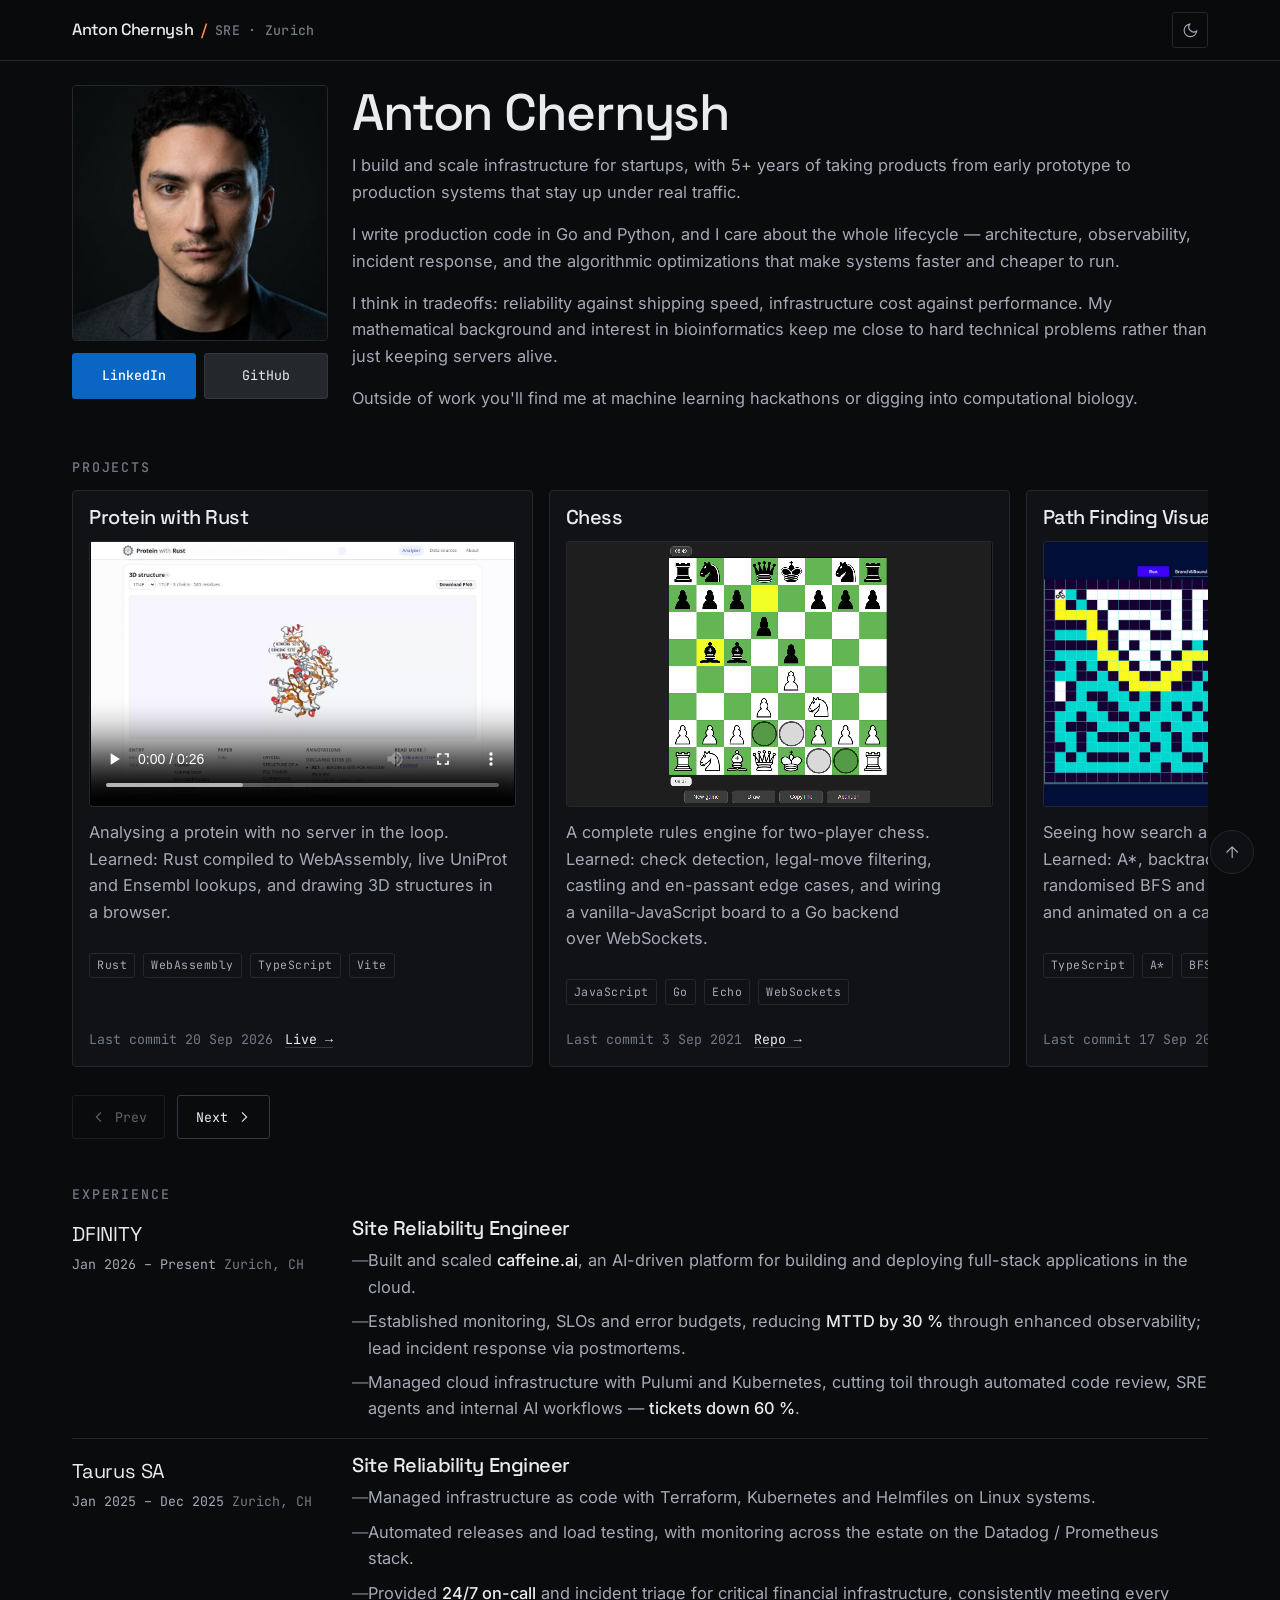
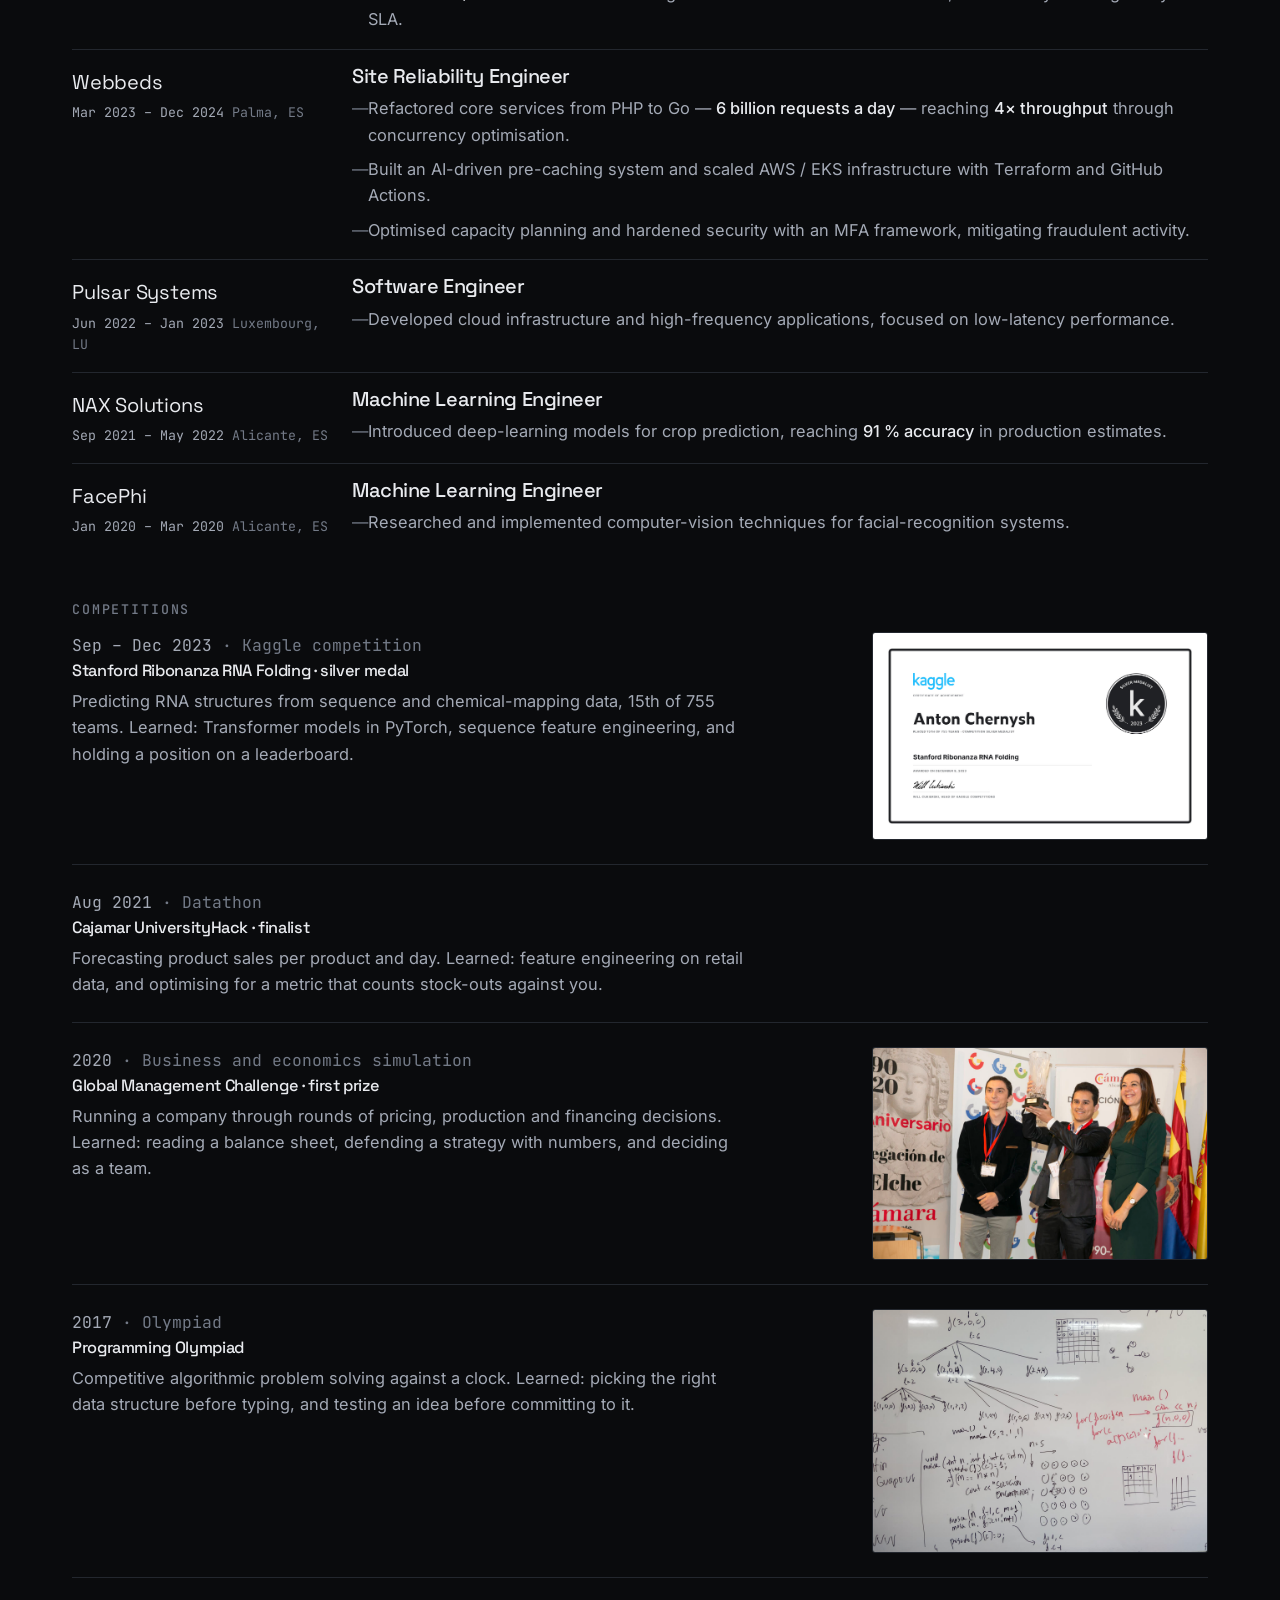
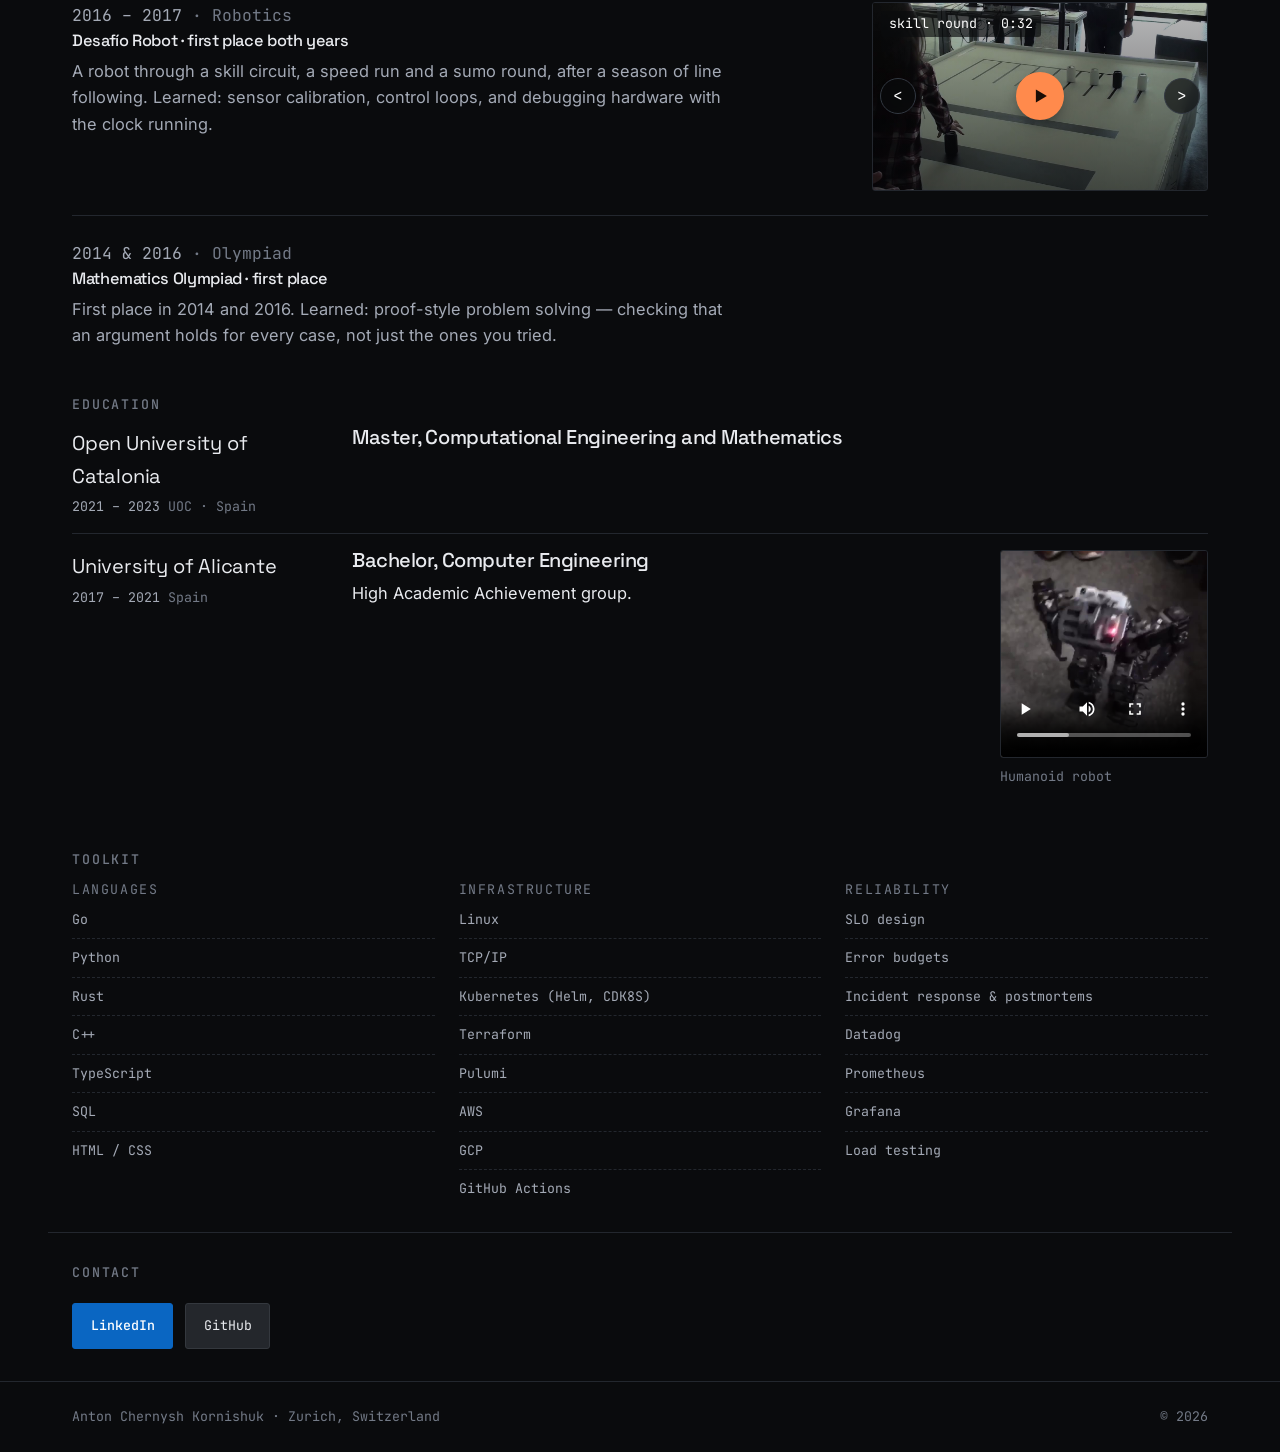
<file: index.html>
<!DOCTYPE html>
<html lang="en" data-theme="dark">
<head>
<meta charset="utf-8">
<meta name="viewport" content="width=device-width, initial-scale=1">
<title>Anton Chernysh — Site Reliability Engineer, Zurich</title>
<meta name="description" content="Site Reliability Engineer in Zurich. I take products from prototype to production infrastructure that stays up under real traffic — Go, Python and applied ML.">
<meta name="author" content="Anton Chernysh Kornishuk">
<link rel="canonical" href="https://visn0.github.io/portfolio/">

<meta property="og:type" content="profile">
<meta property="og:title" content="Anton Chernysh — Site Reliability Engineer">
<meta property="og:description" content="Site Reliability Engineer in Zurich. Five years of taking products from prototype to production — SRE, Go and Python, and computational biology on the side.">
<meta property="og:url" content="https://visn0.github.io/portfolio/">
<meta property="og:image" content="https://visn0.github.io/portfolio/assets/img/og-card.png">
<meta name="twitter:card" content="summary_large_image">

<link rel="icon" href="assets/img/favicon.svg" type="image/svg+xml">
<link rel="stylesheet" href="assets/css/fonts.css">
<link rel="stylesheet" href="assets/css/site.css">

<script type="application/ld+json">
{
  "@context": "https://schema.org",
  "@type": "Person",
  "name": "Anton Chernysh Kornishuk",
  "alternateName": "Anton Chernysh",
  "jobTitle": "Site Reliability Engineer",
  "url": "https://visn0.github.io/portfolio/",
  "image": "https://visn0.github.io/portfolio/assets/img/anton.jpg",
  "address": { "@type": "PostalAddress", "addressLocality": "Zurich", "addressCountry": "CH" },
  "sameAs": [
    "https://github.com/Visn0",
    "https://www.linkedin.com/in/anton-chernysh/"
  ],
  "worksFor": { "@type": "Organization", "name": "DFINITY" },
  "alumniOf": ["Universitat Politècnica de Catalunya", "Universitat d'Alacant"],
  "knowsAbout": ["Site reliability engineering", "Kubernetes", "Terraform", "Observability", "SLOs", "Go", "Rust", "Python"]
}
</script>
</head>
<body>
<a class="skip" href="#main">Skip to content</a>

<header class="site-header">
  <div class="shell">
    <a class="brand" href="index.html">
      Anton Chernysh <span class="brand-dot" aria-hidden="true">/</span>
      <span class="brand-meta">SRE · Zurich</span>
    </a>
    <button class="icon-btn" id="theme-toggle" type="button" aria-label="Switch to light theme" title="Switch theme">
      <svg class="icon-moon" viewBox="0 0 24 24" fill="none" stroke="currentColor" stroke-width="1.6" aria-hidden="true"><path d="M21 12.8A9 9 0 1 1 11.2 3a7 7 0 0 0 9.8 9.8Z"/></svg>
      <svg class="icon-sun" viewBox="0 0 24 24" fill="none" stroke="currentColor" stroke-width="1.6" aria-hidden="true"><circle cx="12" cy="12" r="4"/><path d="M12 2v2M12 20v2M4.9 4.9l1.4 1.4M17.7 17.7l1.4 1.4M2 12h2M20 12h2M4.9 19.1l1.4-1.4M17.7 6.3l1.4-1.4"/></svg>
    </button>
  </div>
</header>

<main id="main">

  <!-- ------------------------------------------------------- who I am -->
  <section class="hero-simple shell">
    <div class="hero-inner">
      <div class="hero-photo">
        <figure class="portrait reveal">
          <img src="assets/img/anton.jpg" alt="Anton Chernysh" width="594" height="594">
        </figure>
        <div class="cta-row hero-social">
          <a class="btn btn--linkedin" href="https://www.linkedin.com/in/anton-chernysh/" target="_blank" rel="me noopener">LinkedIn</a>
          <a class="btn btn--github" href="https://github.com/Visn0" target="_blank" rel="me noopener">GitHub</a>
        </div>
      </div>

      <div>
        <h1>Anton Chernysh</h1>
        <p class="hero-bio">
          I build and scale infrastructure for startups, with 5+ years of taking products from early
          prototype to production systems that stay up under real traffic.
        </p>
        <p class="hero-bio">
          I write production code in Go
          and Python, and I care about the whole lifecycle — architecture, observability, incident response,
          and the algorithmic optimizations that make systems faster and cheaper to run.
        </p>
        <p class="hero-bio">
          I think in tradeoffs: reliability against shipping speed, infrastructure cost against performance.
          My mathematical background and interest in bioinformatics keep me close to hard technical problems
          rather than just keeping servers alive.
        </p>
        <p class="hero-bio">
          Outside of work you'll find me at machine learning hackathons or digging into computational
          biology.
        </p>
      </div>
    </div>
  </section>

  <!-- -------------------------------------------------------- projects -->
  <section class="section shell" id="projects">
    <div class="section-head">
      <h2 class="eyebrow">Projects</h2>
    </div>

    <div class="carousel" data-carousel>
      <div class="carousel-track" id="projects-track" tabindex="0" role="group" aria-label="Projects, horizontally scrollable">

        <article class="card">
          <h3><a href="https://protein-blast-relay.antonchernysh.workers.dev/" target="_blank" rel="noopener">Protein with Rust</a></h3>
          <figure class="card-media card-media--video">
            <video controls preload="metadata" playsinline poster="assets/img/protein-structure-3d.jpg"
                   aria-label="Screen recording: the P04637 accession typed in, the record fetched from UniProt, the analysis run in WebAssembly, then the 3D cartoon drawn.">
              <source src="assets/video/protein-analysis-demo.webm" type="video/webm">
              <source src="assets/video/protein-analysis-demo.mp4" type="video/mp4">
              Your browser cannot play this video. <a href="assets/video/protein-analysis-demo.mp4">Download it</a>.
            </video>
          </figure>
          <p>Analysing a protein with no server in the loop. Learned: Rust compiled to WebAssembly, live UniProt and Ensembl lookups, and drawing 3D structures in a browser.</p>
          <div class="tags"><span class="tag">Rust</span><span class="tag">WebAssembly</span><span class="tag">TypeScript</span><span class="tag">Vite</span></div>
          <p class="card-foot"><span class="card-date">Last commit 20 Sep 2026</span><a href="https://protein-blast-relay.antonchernysh.workers.dev/" target="_blank" rel="noopener">Live &rarr;</a></p>
        </article>

        <article class="card">
          <h3><a href="https://github.com/carlosarismendi/chess" target="_blank" rel="noopener">Chess</a></h3>
          <figure class="card-media card-media--contain">
            <img src="assets/img/projects/chess.png" alt="The chess board mid-game: the last move highlighted in yellow and the selected piece's legal destinations circled." width="1920" height="1200" loading="lazy">
          </figure>
          <p>A complete rules engine for two-player chess. Learned: check detection, legal-move filtering, castling and en-passant edge cases, and wiring a vanilla-JavaScript board to a Go backend over WebSockets.</p>
          <div class="tags"><span class="tag">JavaScript</span><span class="tag">Go</span><span class="tag">Echo</span><span class="tag">WebSockets</span></div>
          <p class="card-foot"><span class="card-date">Last commit 3 Sep 2021</span><a href="https://github.com/carlosarismendi/chess" target="_blank" rel="noopener">Repo &rarr;</a></p>
        </article>

        <article class="card">
          <h3><a href="https://github.com/Visn0/pathfinding-ui" target="_blank" rel="noopener">Path Finding Visualizer</a></h3>
          <figure class="card-media">
            <img src="assets/img/projects/pathfinding-ui.jpg" alt="Screenshot of the path-finding visualiser mid-search" width="1200" height="750" loading="lazy">
          </figure>
          <p>Seeing how search algorithms actually explore a grid. Learned: A*, backtracking, branch and bound, and randomised BFS and DFS, each written from scratch and animated on a canvas.</p>
          <div class="tags"><span class="tag">TypeScript</span><span class="tag">A*</span><span class="tag">BFS / DFS</span><span class="tag">Canvas</span><span class="tag">Parcel</span></div>
          <p class="card-foot"><span class="card-date">Last commit 17 Sep 2021</span><a href="https://github.com/Visn0/pathfinding-ui" target="_blank" rel="noopener">Repo &rarr;</a></p>
        </article>

        <article class="card">
          <h3><a href="https://github.com/Visn0/goBinance" target="_blank" rel="noopener">goBinance</a></h3>
          <p>Streaming live market data over WebSockets in Go. Learned: goroutines, channels, reconnect handling, and why a spread is gone by the time three trades settle.</p>
          <div class="tags"><span class="tag">Go</span><span class="tag">WebSockets</span><span class="tag">goroutines</span><span class="tag">market data</span></div>
          <p class="card-foot"><span class="card-date">Last commit 8 Sep 2021</span><a href="https://github.com/Visn0/goBinance" target="_blank" rel="noopener">Repo &rarr;</a></p>
        </article>

        <article class="card">
          <h3><a href="https://github.com/Visn0/UniversityHack" target="_blank" rel="noopener">UniversityHack 2021</a></h3>
          <figure class="card-media">
            <img src="assets/img/projects/universityhack.png" alt="Forecast against actual sales over time, from the UniversityHack notebook" width="720" height="450" loading="lazy">
          </figure>
          <p>Forecasting retail sales from two years of order data. Learned: feature engineering on messy data, regression with scikit-learn, and scoring with a metric that punishes stock-outs more than error.</p>
          <div class="tags"><span class="tag">Python</span><span class="tag">Jupyter</span><span class="tag">pandas</span><span class="tag">scikit-learn</span></div>
          <p class="card-foot"><span class="card-date">Last commit 21 Aug 2021</span><a href="https://github.com/Visn0/UniversityHack" target="_blank" rel="noopener">Repo &rarr;</a></p>
        </article>

        <article class="card">
          <h3><a href="https://github.com/Visn0/c19retro_z80" target="_blank" rel="noopener">Cell Block</a></h3>
          <figure class="card-media card-media--contain">
            <img src="assets/img/projects/cellblock-title.png" alt="Cell Block title screen on the Amstrad CPC" width="960" height="600" loading="lazy">
          </figure>
          <p>A playable game for the Amstrad CPC. Learned: Z80 assembly, sprites and tile maps, a fixed-timestep loop, and counting bytes on a 4 MHz machine.</p>
          <div class="tags"><span class="tag">Z80 assembly</span><span class="tag">CPCtelera</span><span class="tag">Amstrad CPC</span><span class="tag">pixel art</span></div>
          <p class="card-foot"><span class="card-date">Last commit 3 Nov 2020</span><a href="https://github.com/Visn0/c19retro_z80" target="_blank" rel="noopener">Repo &rarr;</a></p>
        </article>

        <article class="card">
          <h3><a href="https://github.com/Visn0/NN_from_scratch" target="_blank" rel="noopener">NN from scratch</a></h3>
          <figure class="card-media">
            <img src="assets/img/projects/nn-from-scratch.png" alt="Training and test mean squared error over 150 epochs" width="960" height="600" loading="lazy">
          </figure>
          <p>A neural network with nothing underneath it. Learned: forward and backward passes, gradient descent, and how an Atari agent's reward loop really works.</p>
          <div class="tags"><span class="tag">C++</span><span class="tag">CMake</span><span class="tag">backpropagation</span><span class="tag">ALE</span></div>
          <p class="card-foot"><span class="card-date">Last commit 23 Jan 2021</span><a href="https://github.com/Visn0/NN_from_scratch" target="_blank" rel="noopener">Repo &rarr;</a></p>
        </article>

      </div>

      <div class="carousel-nav">
        <button class="btn" id="carousel-prev" type="button" aria-label="Previous project">
          <svg viewBox="0 0 24 24" fill="none" stroke="currentColor" stroke-width="1.6" aria-hidden="true"><path d="M15 5l-7 7 7 7"/></svg>
          Prev
        </button>
        <button class="btn" id="carousel-next" type="button" aria-label="Next project">
          Next
          <svg viewBox="0 0 24 24" fill="none" stroke="currentColor" stroke-width="1.6" aria-hidden="true"><path d="M9 5l7 7-7 7"/></svg>
        </button>
      </div>
    </div>
  </section>

  <!-- ------------------------------------------------------ experience -->
  <section class="section shell" id="experience">
    <div class="section-head">
      <h2 class="eyebrow">Experience</h2>
    </div>

    <div class="timeline">
      <article class="job reveal">
        <div class="job-meta">
          <span class="job-company">DFINITY</span>
          <span class="job-dates">Jan 2026 – Present</span>
          <span class="job-place">Zurich, CH</span>
        </div>
        <div>
          <h4>Site Reliability Engineer</h4>
          <ul>
            <li>Built and scaled <strong>caffeine.ai</strong>, an AI-driven platform for building and deploying full-stack applications in the cloud.</li>
            <li>Established monitoring, SLOs and error budgets, reducing <strong>MTTD by 30 %</strong> through enhanced observability; lead incident response via postmortems.</li>
            <li>Managed cloud infrastructure with Pulumi and Kubernetes, cutting toil through automated code review, SRE agents and internal AI workflows — <strong>tickets down 60 %</strong>.</li>
          </ul>
        </div>
      </article>

      <article class="job reveal">
        <div class="job-meta">
          <span class="job-company">Taurus SA</span>
          <span class="job-dates">Jan 2025 – Dec 2025</span>
          <span class="job-place">Zurich, CH</span>
        </div>
        <div>
          <h4>Site Reliability Engineer</h4>
          <ul>
            <li>Managed infrastructure as code with Terraform, Kubernetes and Helmfiles on Linux systems.</li>
            <li>Automated releases and load testing, with monitoring across the estate on the Datadog / Prometheus stack.</li>
            <li>Provided <strong>24/7 on-call</strong> and incident triage for critical financial infrastructure, consistently meeting every SLA.</li>
          </ul>
        </div>
      </article>

      <article class="job reveal">
        <div class="job-meta">
          <span class="job-company">Webbeds</span>
          <span class="job-dates">Mar 2023 – Dec 2024</span>
          <span class="job-place">Palma, ES</span>
        </div>
        <div>
          <h4>Site Reliability Engineer</h4>
          <ul>
            <li>Refactored core services from PHP to Go — <strong>6 billion requests a day</strong> — reaching <strong>4× throughput</strong> through concurrency optimisation.</li>
            <li>Built an AI-driven pre-caching system and scaled AWS / EKS infrastructure with Terraform and GitHub Actions.</li>
            <li>Optimised capacity planning and hardened security with an MFA framework, mitigating fraudulent activity.</li>
          </ul>
        </div>
      </article>

      <article class="job reveal">
        <div class="job-meta">
          <span class="job-company">Pulsar Systems</span>
          <span class="job-dates">Jun 2022 – Jan 2023</span>
          <span class="job-place">Luxembourg, LU</span>
        </div>
        <div>
          <h4>Software Engineer</h4>
          <ul>
            <li>Developed cloud infrastructure and high-frequency applications, focused on low-latency performance.</li>
          </ul>
        </div>
      </article>

      <article class="job reveal">
        <div class="job-meta">
          <span class="job-company">NAX Solutions</span>
          <span class="job-dates">Sep 2021 – May 2022</span>
          <span class="job-place">Alicante, ES</span>
        </div>
        <div>
          <h4>Machine Learning Engineer</h4>
          <ul>
            <li>Introduced deep-learning models for crop prediction, reaching <strong>91 % accuracy</strong> in production estimates.</li>
          </ul>
        </div>
      </article>

      <article class="job reveal">
        <div class="job-meta">
          <span class="job-company">FacePhi</span>
          <span class="job-dates">Jan 2020 – Mar 2020</span>
          <span class="job-place">Alicante, ES</span>
        </div>
        <div>
          <h4>Machine Learning Engineer</h4>
          <ul>
            <li>Researched and implemented computer-vision techniques for facial-recognition systems.</li>
          </ul>
        </div>
      </article>
    </div>

  </section>

  <!-- ---------------------------------------------------- competitions -->
  <section class="section shell" id="competitions">
    <div class="section-head">
      <h2 class="eyebrow">Competitions</h2>
    </div>

    <div class="comp-list">
      <article class="comp-row reveal">
        <div>
          <p class="comp-date">Sep – Dec 2023<span> · Kaggle competition</span></p>
          <h3>Stanford Ribonanza RNA Folding · silver medal</h3>
          <p>Predicting RNA structures from sequence and chemical-mapping data, 15th of 755 teams. Learned: Transformer models in PyTorch, sequence feature engineering, and holding a position on a leaderboard.</p>
        </div>
        <figure class="comp-media">
          <img src="assets/img/ribonanza-medal.jpg" alt="Kaggle certificate of achievement: 15th of 755 teams, competition silver medallist." width="1600" height="987" loading="lazy">
        </figure>
      </article>
      <article class="comp-row reveal">
        <div>
          <p class="comp-date">Aug 2021<span> · Datathon</span></p>
          <h3>Cajamar UniversityHack · finalist</h3>
          <p>Forecasting product sales per product and day. Learned: feature engineering on retail data, and optimising for a metric that counts stock-outs against you.</p>
        </div>
      </article>
      <article class="comp-row reveal">
        <div>
          <p class="comp-date">2020<span> · Business and economics simulation</span></p>
          <h3>Global Management Challenge · first prize</h3>
          <p>Running a company through rounds of pricing, production and financing decisions. Learned: reading a balance sheet, defending a strategy with numbers, and deciding as a team.</p>
        </div>
        <figure class="comp-media">
          <img src="assets/img/competitions/global-management-challenge.jpg" alt="The winning team holding the Global Management Challenge trophy at the Cámara de Alcoy awards ceremony." width="1600" height="1012" loading="lazy">
        </figure>
      </article>
      <article class="comp-row reveal">
        <div>
          <p class="comp-date">2017<span> · Olympiad</span></p>
          <h3>Programming Olympiad</h3>
          <p>Competitive algorithmic problem solving against a clock. Learned: picking the right data structure before typing, and testing an idea before committing to it.</p>
        </div>
        <figure class="comp-media">
          <img src="assets/img/competitions/competitive-programming.jpg" alt="A whiteboard covered in handwritten algorithm notes: a recursion tree for g(3,0,0), a grid search, and the C++ function being designed with a backtracking loop." width="1600" height="1160" loading="lazy">
        </figure>
      </article>
      <article class="comp-row reveal">
        <div>
          <p class="comp-date">2016 – 2017<span> · Robotics</span></p>
          <h3>Desafío Robot · first place both years</h3>
          <p>A robot through a skill circuit, a speed run and a sumo round, after a season of line following. Learned: sensor calibration, control loops, and debugging hardware with the clock running.</p>
        </div>
        <figure class="comp-media">
          <div class="gallery" data-gallery tabindex="0" role="group" aria-label="Desafío Robot photos and videos">
            <div class="gallery-viewport">
            <figure class="gallery-slide is-active">
              <div class="video-facade" data-yt="OQghDClwiew" data-yt-title="Desafío Robot 2016, skill round">
                <img src="assets/img/competitions/robot-challenge-1.jpg" alt="Preview of the Desafío Robot 2016 skill round" width="1280" height="720" loading="lazy">
                <button class="video-play" type="button" aria-label="Play the skill round, 32 seconds"></button>
              </div>
              <figcaption>skill round · 0:32</figcaption>
            </figure>
            <figure class="gallery-slide">
              <div class="video-facade" data-yt="-akr7WYO4GA" data-yt-title="Desafío Robot 2016, speed run">
                <img src="assets/img/competitions/robot-challenge-2.jpg" alt="Preview of the Desafío Robot 2016 speed run" width="1280" height="720" loading="lazy">
                <button class="video-play" type="button" aria-label="Play the speed run, 2 minutes 19"></button>
              </div>
              <figcaption>speed run · 2:19</figcaption>
            </figure>
            <figure class="gallery-slide">
              <video controls preload="metadata" playsinline poster="assets/img/competitions/robot-sumo-poster.jpg"
                     aria-label="The sumo round: two robots in the ring, one pushed out.">
                <source src="assets/video/desafio-robot-sumo.webm" type="video/webm">
                <source src="assets/video/desafio-robot-sumo.mp4" type="video/mp4">
                Your browser cannot play this video. <a href="assets/video/desafio-robot-sumo.mp4">Download it</a>.
              </video>
              <figcaption>sumo round</figcaption>
            </figure>
            <figure class="gallery-slide">
              <img src="assets/img/competitions/robot-line-follower.png" alt="The line follower: a homemade robot with its sensor board sitting over the black line, competition tag 450 for IES 1 Torrevieja Libertas." width="359" height="253" loading="lazy">
              <figcaption>line follower</figcaption>
            </figure>
            </div>
            <button class="gallery-btn gallery-prev" type="button" aria-label="Previous photo or video">&lt;</button>
            <button class="gallery-btn gallery-next" type="button" aria-label="Next photo or video">&gt;</button>
          </div>
        </figure>
      </article>
      <article class="comp-row reveal">
        <div>
          <p class="comp-date">2014 & 2016<span> · Olympiad</span></p>
          <h3>Mathematics Olympiad · first place</h3>
          <p>First place in 2014 and 2016. Learned: proof-style problem solving — checking that an argument holds for every case, not just the ones you tried.</p>
        </div>
      </article>
    </div>
  </section>

  <!-- -------------------------------------------------------- education -->
  <section class="section shell" id="education">
    <div class="section-head">
      <h2 class="eyebrow">Education</h2>
    </div>

    <div class="timeline">
      <article class="job reveal">
        <div class="job-meta">
          <span class="job-company">Open University of Catalonia</span>
          <span class="job-dates">2021 – 2023</span>
          <span class="job-place">UOC · Spain</span>
        </div>
        <div>
          <h4>Master, Computational Engineering and Mathematics</h4>
        </div>
      </article>

      <article class="job job--media reveal">
        <div class="job-meta">
          <span class="job-company">University of Alicante</span>
          <span class="job-dates">2017 – 2021</span>
          <span class="job-place">Spain</span>
        </div>
        <div>
          <h4>Bachelor, Computer Engineering</h4>
          <p>High Academic Achievement group.</p>
        </div>
        <figure class="job-media">
          <video controls preload="metadata" playsinline poster="assets/img/humanoid-robot-poster.jpg"
                 aria-label="A humanoid robot walking across the floor.">
            <source src="assets/video/humanoid-robot.webm" type="video/webm">
            <source src="assets/video/humanoid-robot.mp4" type="video/mp4">
            Your browser cannot play this video. <a href="assets/video/humanoid-robot.mp4">Download it</a>.
          </video>
          <figcaption>Humanoid robot</figcaption>
        </figure>
      </article>
    </div>
  </section>

  <!-- -------------------------------------------------------- toolkit -->
  <section class="section shell" id="toolkit">
    <div class="section-head">
      <h2 class="eyebrow">Toolkit</h2>
    </div>
    <div class="skills">
      <div class="skill-group reveal">
        <h4>Languages</h4>
        <ul class="skill-list">
          <li>Go</li><li>Python</li><li>Rust</li><li>C++</li><li>TypeScript</li><li>SQL</li><li>HTML / CSS</li>
        </ul>
      </div>
      <div class="skill-group reveal">
        <h4>Infrastructure</h4>
        <ul class="skill-list">
          <li>Linux</li><li>TCP/IP</li><li>Kubernetes (Helm, CDK8S)</li><li>Terraform</li><li>Pulumi</li>
          <li>AWS</li><li>GCP</li><li>GitHub Actions</li>
        </ul>
      </div>
      <div class="skill-group reveal">
        <h4>Reliability</h4>
        <ul class="skill-list">
          <li>SLO design</li><li>Error budgets</li><li>Incident response &amp; postmortems</li>
          <li>Datadog</li><li>Prometheus</li><li>Grafana</li><li>Load testing</li>
        </ul>
      </div>
    </div>
  </section>

  <!-- ---------------------------------------------------------- contact -->
  <section class="contact shell" id="contact">
    <h2 class="eyebrow">Contact</h2>
    <div class="cta-row">
      <a class="btn btn--linkedin" href="https://www.linkedin.com/in/anton-chernysh/" target="_blank" rel="me noopener">LinkedIn</a>
      <a class="btn btn--github" href="https://github.com/Visn0" target="_blank" rel="me noopener">GitHub</a>
    </div>
  </section>
</main>

<footer class="site-footer">
  <div class="shell">
    <span>Anton Chernysh Kornishuk · Zurich, Switzerland</span>
    <span>© <span data-year>2026</span></span>
  </div>
</footer>


<button class="to-top" type="button" aria-label="Back to top" title="Back to top">
  <svg viewBox="0 0 24 24" fill="none" stroke="currentColor" stroke-width="1.6" stroke-linecap="round" stroke-linejoin="round" aria-hidden="true">
    <path d="M12 19V5M5 12l7-7 7 7"/>
  </svg>
</button>

<script src="assets/js/site.js" defer></script>
<!-- Cloudflare Web Analytics --><script type='module' src='https://static.cloudflareinsights.com/beacon.min.js' data-cf-beacon='{"token": "e6b07482ce11418397c3642b5f3d06aa"}'></script><!-- End Cloudflare Web Analytics -->
</body>
</html>
</file>
<file: assets/css/fonts.css>
/* Self-hosted webfonts — Space Grotesk, Inter and JetBrains Mono (SIL Open Font
   Licence), fetched once from the Google Fonts API and committed here. Keeping them
   same-origin means GitHub Pages serves the fonts with the page, no third-party CDN
   is on the critical path, and first paint never waits on fonts.googleapis.com.

   All three are variable fonts, so one file per subset carries every weight the site
   uses (font-weight is a range below). Subsets: latin + latin-ext. */

@font-face {
  font-family: 'Space Grotesk';
  font-style: normal;
  font-display: swap;
  font-weight: 300 700;
  src: url('../fonts/space-grotesk-400-latin.woff2') format('woff2');
  unicode-range: U+0000-00FF, U+0131, U+0152-0153, U+02BB-02BC, U+02C6, U+02DA, U+02DC, U+0304, U+0308, U+0329, U+2000-206F, U+20AC, U+2122, U+2191, U+2193, U+2212, U+2215, U+FEFF, U+FFFD;
}
@font-face {
  font-family: 'Space Grotesk';
  font-style: normal;
  font-display: swap;
  font-weight: 300 700;
  src: url('../fonts/space-grotesk-400-latin-ext.woff2') format('woff2');
  unicode-range: U+0100-02BA, U+02BD-02C5, U+02C7-02CC, U+02CE-02D7, U+02DD-02FF, U+0304, U+0308, U+0329, U+1D00-1DBF, U+1E00-1E9F, U+1EF2-1EFF, U+2020, U+20A0-20AB, U+20AD-20C0, U+2113, U+2C60-2C7F, U+A720-A7FF;
}
@font-face {
  font-family: 'Inter';
  font-style: normal;
  font-display: swap;
  font-weight: 100 900;
  src: url('../fonts/inter-400-latin.woff2') format('woff2');
  unicode-range: U+0000-00FF, U+0131, U+0152-0153, U+02BB-02BC, U+02C6, U+02DA, U+02DC, U+0304, U+0308, U+0329, U+2000-206F, U+20AC, U+2122, U+2191, U+2193, U+2212, U+2215, U+FEFF, U+FFFD;
}
@font-face {
  font-family: 'Inter';
  font-style: normal;
  font-display: swap;
  font-weight: 100 900;
  src: url('../fonts/inter-400-latin-ext.woff2') format('woff2');
  unicode-range: U+0100-02BA, U+02BD-02C5, U+02C7-02CC, U+02CE-02D7, U+02DD-02FF, U+0304, U+0308, U+0329, U+1D00-1DBF, U+1E00-1E9F, U+1EF2-1EFF, U+2020, U+20A0-20AB, U+20AD-20C0, U+2113, U+2C60-2C7F, U+A720-A7FF;
}
@font-face {
  font-family: 'JetBrains Mono';
  font-style: normal;
  font-display: swap;
  font-weight: 100 800;
  src: url('../fonts/jetbrains-mono-400-latin.woff2') format('woff2');
  unicode-range: U+0000-00FF, U+0131, U+0152-0153, U+02BB-02BC, U+02C6, U+02DA, U+02DC, U+0304, U+0308, U+0329, U+2000-206F, U+20AC, U+2122, U+2191, U+2193, U+2212, U+2215, U+FEFF, U+FFFD;
}
@font-face {
  font-family: 'JetBrains Mono';
  font-style: normal;
  font-display: swap;
  font-weight: 100 800;
  src: url('../fonts/jetbrains-mono-400-latin-ext.woff2') format('woff2');
  unicode-range: U+0100-02BA, U+02BD-02C5, U+02C7-02CC, U+02CE-02D7, U+02DD-02FF, U+0304, U+0308, U+0329, U+1D00-1DBF, U+1E00-1E9F, U+1EF2-1EFF, U+2020, U+20A0-20AB, U+20AD-20C0, U+2113, U+2C60-2C7F, U+A720-A7FF;
}
</file>
<file: assets/css/site.css>
/* ==========================================================================
   Anton Chernysh — portfolio
   Hand-written token system. One accent, monospace for metadata, no framework.
   Dark by default; [data-theme="light"] on <html> for the light palette.
   ========================================================================== */

:root {
  color-scheme: dark;

  /* Palette — near-black canvas, warm signal amber accent */
  --bg:          #0a0b0d;
  --bg-elev:     #101216;
  --bg-elev-2:   #16191e;
  --line:        #23272e;
  --line-strong: #333942;
  --ink:         #e9ebef;
  --ink-dim:     #a4aab6;
  --ink-faint:   #737a87;
  --accent:      #ff8a4c;
  --accent-ink:  #1a0d05;
  --accent-soft: rgba(255, 138, 76, 0.12);
  --accent-line: rgba(255, 138, 76, 0.32);
  --ok:          #5ec98a;

  /* Type */
  --font-display: "Space Grotesk", "Helvetica Neue", Arial, sans-serif;
  --font-body:    "Inter", system-ui, -apple-system, "Segoe UI", sans-serif;
  --font-mono:    "JetBrains Mono", ui-monospace, "SF Mono", Menlo, Consolas, monospace;

  --step--1: clamp(0.78rem, 0.76rem + 0.1vw, 0.83rem);
  --step-0:  clamp(0.95rem, 0.92rem + 0.15vw, 1.02rem);
  --step-1:  clamp(1.1rem, 1.05rem + 0.3vw, 1.25rem);
  --step-2:  clamp(1.35rem, 1.2rem + 0.7vw, 1.7rem);
  --step-3:  clamp(1.55rem, 1.3rem + 1.2vw, 2.1rem);
  --step-4:  clamp(1.95rem, 1.4rem + 2.4vw, 3.2rem);

  /* Space */
  --sp-1: 0.25rem;
  --sp-2: 0.5rem;
  --sp-3: 0.75rem;
  --sp-4: 1rem;
  --sp-5: 1.5rem;
  --sp-6: 1.5rem;
  --sp-7: 2rem;
  --sp-8: 2.75rem;
  --sp-9: 3.5rem;

  --shell: 74rem;
  --radius: 3px;
  --radius-lg: 4px;

  --shadow: 0 1px 0 rgba(255, 255, 255, 0.02), 0 18px 40px -28px rgba(0, 0, 0, 0.9);
}

[data-theme="light"] {
  color-scheme: light;
  --bg:          #fbfbf9;
  --bg-elev:     #ffffff;
  --bg-elev-2:   #f4f4f1;
  --line:        #e2e2dd;
  --line-strong: #cdcdc6;
  --ink:         #14161a;
  --ink-dim:     #545a63;
  --ink-faint:   #7b8189;
  --accent:      #c4541b;
  --accent-ink:  #ffffff;
  --accent-soft: rgba(196, 84, 27, 0.09);
  --accent-line: rgba(196, 84, 27, 0.3);
  --ok:          #1f7a4d;
  --shadow: 0 1px 0 rgba(20, 22, 26, 0.02), 0 16px 34px -30px rgba(20, 22, 26, 0.35);
}

/* ------------------------------------------------------------------ reset */

*, *::before, *::after { box-sizing: border-box; }

html { -webkit-text-size-adjust: 100%; scroll-behavior: smooth; }
@media (prefers-reduced-motion: reduce) { html { scroll-behavior: auto; } }

body {
  margin: 0;
  background: var(--bg);
  color: var(--ink);
  font-family: var(--font-body);
  font-size: var(--step-0);
  line-height: 1.62;
  -webkit-font-smoothing: antialiased;
  text-rendering: optimizeLegibility;
}

h1, h2, h3, h4 {
  font-family: var(--font-display);
  font-weight: 500;
  line-height: 1.08;
  letter-spacing: -0.022em;
  margin: 0;
  text-wrap: balance;
}

h1 { font-size: var(--step-4); }
h2 { font-size: var(--step-3); }
h3 { font-size: var(--step-2); }
h4 { font-size: var(--step-1); }

p { margin: 0 0 var(--sp-4); text-wrap: pretty; }
p:last-child { margin-bottom: 0; }

a { color: var(--ink); text-decoration-color: var(--line-strong); text-underline-offset: 3px; }
a:hover { text-decoration-color: var(--accent); color: var(--accent); }

ul, ol { margin: 0; padding: 0; }
img, video, svg { max-width: 100%; height: auto; display: block; }

::selection { background: var(--accent); color: var(--accent-ink); }

:focus-visible {
  outline: 2px solid var(--accent);
  outline-offset: 3px;
  border-radius: 2px;
}

/* --------------------------------------------------------------- helpers */

.shell { width: 100%; max-width: var(--shell); margin-inline: auto; padding-inline: var(--sp-5); }
@media (min-width: 60rem) { .shell { padding-inline: var(--sp-6); } }

.skip {
  position: absolute; left: -9999px; top: 0; z-index: 100;
  background: var(--accent); color: var(--accent-ink);
  padding: var(--sp-3) var(--sp-4); font-family: var(--font-mono); font-size: var(--step--1);
}
.skip:focus { left: var(--sp-4); top: var(--sp-4); }

.mono {
  font-family: var(--font-mono);
  font-size: var(--step--1);
  letter-spacing: 0.02em;
}

.eyebrow {
  font-family: var(--font-mono);
  font-size: var(--step--1);
  text-transform: uppercase;
  letter-spacing: 0.14em;
  color: var(--ink-faint);
  margin: 0 0 var(--sp-4);
}

.rule { border: 0; border-top: 1px solid var(--line); margin: 0; }

.section { padding-block: var(--sp-6); }
.section:first-of-type { border-top: 0; }
.section-head { display: grid; gap: var(--sp-2); margin-bottom: var(--sp-4); }
@media (min-width: 56rem) {
  .section-head { grid-template-columns: 14rem 1fr; gap: var(--sp-6); align-items: baseline; }
  .section-head .eyebrow { margin: 0; }
}
.section-lede { color: var(--ink-dim); max-width: 46rem; }

/* ---------------------------------------------------------------- header */

.site-header {
  position: sticky; top: 0; z-index: 50;
  background: color-mix(in srgb, var(--bg) 88%, transparent);
  backdrop-filter: blur(12px);
  border-bottom: 1px solid var(--line);
}
.site-header .shell {
  display: flex; align-items: center; gap: var(--sp-4);
  min-height: 3.75rem;
}
.brand {
  display: inline-flex; align-items: baseline; gap: var(--sp-2);
  text-decoration: none; font-family: var(--font-display);
  font-weight: 500; letter-spacing: -0.02em; color: var(--ink);
  margin-right: auto;
}
.brand:hover { color: var(--ink); }
.brand .brand-dot { color: var(--accent); }
.brand .brand-meta { font-family: var(--font-mono); font-size: var(--step--1); color: var(--ink-faint); letter-spacing: 0.02em; }
@media (max-width: 40rem) { .brand .brand-meta, .brand .brand-dot { display: none; } }

.icon-btn {
  appearance: none; background: transparent; color: var(--ink-dim);
  border: 1px solid var(--line); border-radius: var(--radius);
  width: 2.25rem; height: 2.25rem; display: grid; place-items: center;
  cursor: pointer; padding: 0;
}
.icon-btn:hover { color: var(--ink); border-color: var(--line-strong); }
.icon-btn svg { width: 1.05rem; height: 1.05rem; }
#theme-toggle .icon-sun { display: none; }
[data-theme="light"] #theme-toggle .icon-sun { display: block; }
[data-theme="light"] #theme-toggle .icon-moon { display: none; }

/* -------------------------------------------------- home hero: photo + bio */

.hero-simple { padding-block: var(--sp-5); }
.hero-simple .hero-inner { display: grid; gap: var(--sp-6); }
@media (min-width: 56rem) {
  .hero-simple .hero-inner { grid-template-columns: minmax(13rem, 16rem) minmax(0, 1fr); gap: var(--sp-6); align-items: start; }
}
.portrait {
  margin: 0;
  border: 1px solid var(--line);
  border-radius: var(--radius-lg);
  overflow: hidden;
  background: var(--bg-elev);
  aspect-ratio: 1 / 1;
  width: min(100%, 16rem);
}
.portrait img { width: 100%; height: 100%; object-fit: cover; object-position: center 18%; }
/* the photo column: portrait with the LinkedIn / GitHub buttons right under it */
.hero-photo { display: grid; gap: var(--sp-3); max-width: 16rem; }
.hero-photo .cta-row.hero-social { margin-top: 0; gap: var(--sp-2); }
.hero-social .btn { flex: 1; justify-content: center; padding-inline: var(--sp-3); }
.hero-simple h1 { font-size: var(--step-4); margin-bottom: var(--sp-3); }
.hero-simple .hero-role { font-family: var(--font-mono); font-size: var(--step--1); text-transform: uppercase; letter-spacing: 0.14em; color: var(--ink-faint); margin: 0 0 var(--sp-5); }
.hero-simple .hero-bio { font-size: var(--step-0); color: var(--ink-dim); max-width: 100%; }
.hero-simple .hero-bio + .hero-bio { margin-top: var(--sp-4); }

/* --------------------------------------------------------- project carousel */

.carousel { position: relative; }
.carousel-track {
  display: grid; grid-auto-flow: column;
  grid-auto-columns: clamp(21rem, 36vw, 30rem);
  gap: var(--sp-4);
  overflow-x: auto; overscroll-behavior-x: contain;
  scroll-snap-type: x mandatory;
  padding-bottom: var(--sp-3);
  scrollbar-width: thin;
  scrollbar-color: var(--line-strong) transparent;
}
@media (max-width: 40rem) { .carousel-track { grid-auto-columns: 86vw; } }
.carousel-track::-webkit-scrollbar { height: 6px; }
.carousel-track::-webkit-scrollbar-track { background: transparent; }
.carousel-track::-webkit-scrollbar-thumb { background: var(--line-strong); border-radius: 3px; }
.card {
  scroll-snap-align: start;
  border: 1px solid var(--line);
  border-radius: var(--radius-lg);
  background: var(--bg-elev);
  padding: var(--sp-4);
  display: flex; flex-direction: column; gap: var(--sp-3);
}
.card:focus-within { border-color: var(--accent-line); }
.card h3 { font-size: var(--step-1); }
.card p { color: var(--ink-dim); font-size: var(--step-0); }
.card .card-foot { margin-top: auto; display: flex; flex-wrap: wrap; gap: var(--sp-3); font-family: var(--font-mono); font-size: var(--step--1); }
.card-media {
  aspect-ratio: 16 / 10; overflow: hidden; margin: 0;
  border: 1px solid var(--line); border-radius: var(--radius);
  background: #07080b;
}
.card-media img, .card-media video { width: 100%; height: 100%; object-fit: cover; display: block; }
.card-media--video video { object-fit: contain; }
.card-media--contain img { object-fit: contain; image-rendering: pixelated; }
.card-date { color: var(--ink-faint); }
.carousel-nav { display: flex; align-items: center; gap: var(--sp-3); margin-top: var(--sp-4); }
.carousel-nav .mono { color: var(--ink-faint); margin-left: auto; }
.carousel-nav button[aria-disabled="true"] { opacity: 0.4; }

.cta-row { display: flex; flex-wrap: wrap; gap: var(--sp-3); margin-top: var(--sp-6); }

.btn {
  display: inline-flex; align-items: center; gap: var(--sp-2);
  font-family: var(--font-mono); font-size: var(--step--1);
  text-decoration: none; padding: 0.7rem 1.1rem; min-height: 2.75rem;
  border: 1px solid var(--line-strong); border-radius: var(--radius);
  color: var(--ink); background: transparent; cursor: pointer;
}
.btn:hover { color: var(--ink); background: var(--bg-elev-2); border-color: var(--ink-faint); }
.btn--primary { background: var(--accent); color: var(--accent-ink); border-color: var(--accent); font-weight: 500; }
.btn--primary:hover { background: color-mix(in srgb, var(--accent) 86%, white); color: var(--accent-ink); border-color: var(--accent); }
.btn--linkedin { background: #0a66c2; border-color: #0a66c2; color: #fff; font-weight: 500; }
.btn--linkedin:hover { background: #0858a6; border-color: #0858a6; color: #fff; }
.btn--github { background: #24272c; border-color: #34383e; color: var(--ink); }
.btn--github:hover { background: #2d3137; border-color: #41464d; color: var(--ink); }
[data-theme="light"] .btn--github { background: #e6e6e2; border-color: #d2d2cd; color: var(--ink); }
[data-theme="light"] .btn--github:hover { background: #dcdcd8; border-color: #c4c4be; }
.btn svg { width: 1rem; height: 1rem; }

/* --------------------------------------------------------------- sections */

/* project list — numbered rows, deliberately not an equal-weight card grid */
.work { display: grid; gap: 0; border-top: 1px solid var(--line); }
.work-row {
  display: grid; gap: var(--sp-3) var(--sp-6);
  padding-block: var(--sp-6);
  border-bottom: 1px solid var(--line);
  grid-template-columns: 1fr;
  align-items: start;
  text-decoration: none; color: inherit;
}
@media (min-width: 56rem) {
  .work-row { grid-template-columns: 3.5rem minmax(0, 1fr) minmax(0, 1.25fr); }
}
.work-idx { font-family: var(--font-mono); font-size: var(--step--1); color: var(--ink-faint); padding-top: 0.3rem; }
.work-row h3 { font-size: var(--step-2); margin-bottom: var(--sp-2); }
.work-row h3 a { text-decoration: none; }
.work-row h3 a:hover { color: var(--accent); }
.work-kicker { font-family: var(--font-mono); font-size: var(--step--1); color: var(--ink-faint); margin: 0 0 var(--sp-2); text-transform: uppercase; letter-spacing: 0.1em; }
.work-body { color: var(--ink-dim); }
.work-body p { margin-bottom: var(--sp-3); }
.work-row:hover { background: var(--bg-elev); }
.work-links { display: flex; flex-wrap: wrap; gap: var(--sp-3) var(--sp-4); font-family: var(--font-mono); font-size: var(--step--1); }

.tags { display: flex; flex-wrap: wrap; gap: var(--sp-2); margin: 0 0 var(--sp-3); }
.tag {
  font-family: var(--font-mono); font-size: 0.72rem; letter-spacing: 0.04em;
  color: var(--ink-dim); border: 1px solid var(--line); border-radius: var(--radius);
  padding: 0.15rem 0.45rem; background: var(--bg-elev);
}

/* experience — a precise two-column ledger */
.timeline { display: grid; }
.job { display: grid; gap: var(--sp-2) var(--sp-5); padding-block: var(--sp-4); border-top: 1px solid var(--line); }
.job:first-child { border-top: 0; padding-top: 0; }
@media (min-width: 60rem) {
  .job { grid-template-columns: 16rem minmax(0, 1fr); }
  .job--media { grid-template-columns: 16rem minmax(0, 1fr) 13rem; }
  .job:first-child { padding-top: 0; }
}
.job-media { margin: 0; }
.job-media video { width: 100%; display: block; aspect-ratio: 1 / 1; object-fit: cover; border: 1px solid var(--line); border-radius: var(--radius); background: #07080b; }
.job-media figcaption { padding-top: var(--sp-2); }
.job-meta { font-family: var(--font-mono); font-size: var(--step--1); color: var(--ink-faint); }
.job-meta .job-company { color: var(--ink); display: block; font-family: var(--font-display); font-size: var(--step-1); letter-spacing: -0.01em; margin-bottom: var(--sp-1); }
.job-meta .job-dates { color: var(--ink-dim); }
.job-meta .job-place { color: var(--ink-faint); }
.job h4 { font-size: var(--step-1); margin-bottom: var(--sp-2); }
.job ul { list-style: none; display: grid; gap: var(--sp-2); }
.job li { position: relative; padding-left: var(--sp-4); color: var(--ink-dim); }
.job li::before { content: "—"; position: absolute; left: 0; color: var(--ink-faint); }
.job li strong, .work-body strong { color: var(--ink); font-weight: 500; }

/* skills */
.skills { display: grid; gap: var(--sp-6); }
@media (min-width: 56rem) { .skills { grid-template-columns: repeat(3, minmax(0, 1fr)); } }
.skill-group h4 { font-family: var(--font-mono); font-size: var(--step--1); text-transform: uppercase; letter-spacing: 0.12em; color: var(--ink-faint); font-weight: 400; margin-bottom: var(--sp-3); }
.skill-list { list-style: none; display: grid; gap: var(--sp-2); }
.skill-list li { font-family: var(--font-mono); font-size: var(--step--1); color: var(--ink-dim); border-bottom: 1px dashed var(--line); padding-bottom: var(--sp-2); }
.skill-list li:last-child { border-bottom: 0; }


figure { margin: 0; }
figcaption { font-family: var(--font-mono); font-size: var(--step--1); color: var(--ink-faint); padding-top: var(--sp-3); }

/* long-form prose blocks (kept for reuse by future content pages) */
.prose { max-width: 46rem; }
.prose h2 { margin-top: var(--sp-7); margin-bottom: var(--sp-4); }
.prose h2:first-child { margin-top: 0; }
.prose h3 { margin-top: var(--sp-6); margin-bottom: var(--sp-3); }
.prose ul { list-style: none; display: grid; gap: var(--sp-2); margin-bottom: var(--sp-4); }
.prose ul li { position: relative; padding-left: var(--sp-4); color: var(--ink-dim); }
.prose ul li::before { content: "—"; position: absolute; left: 0; color: var(--ink-faint); }
.prose code { font-family: var(--font-mono); font-size: 0.86em; background: var(--bg-elev-2); border: 1px solid var(--line); border-radius: 2px; padding: 0.1rem 0.3rem; }
.prose pre {
  font-family: var(--font-mono); font-size: var(--step--1); line-height: 1.6;
  background: var(--bg-elev); border: 1px solid var(--line); border-radius: var(--radius);
  padding: var(--sp-4); overflow-x: auto; margin: 0 0 var(--sp-5);
}
.prose pre code { background: none; border: 0; padding: 0; }
.page-head { padding-block: var(--sp-6) var(--sp-4); }
.page-head h1 { font-size: var(--step-3); margin-bottom: var(--sp-4); }
.page-head p { color: var(--ink-dim); max-width: 44rem; }

.case { border-top: 1px solid var(--line); padding-block: var(--sp-7); }
.case:first-of-type { border-top: 0; padding-top: 0; }
.case-head { display: grid; gap: var(--sp-2); margin-bottom: var(--sp-5); }
.case-head h2 { font-size: var(--step-3); }
.case-notes { list-style: none; display: grid; gap: var(--sp-2); margin: 0 0 var(--sp-4); max-width: 52rem; }
.case-notes li { position: relative; padding-left: var(--sp-4); color: var(--ink-dim); }
.case-notes li::before { content: "—"; position: absolute; left: 0; color: var(--ink-faint); }
.case-media { margin: 0 0 var(--sp-5); }
.case-media video { width: 100%; height: auto; border: 1px solid var(--line); border-radius: var(--radius); background: #07080b; }
.case-media figcaption { font-family: var(--font-mono); font-size: var(--step--1); color: var(--ink-faint); margin-top: var(--sp-2); }
.case-foot { margin-top: var(--sp-4); color: var(--ink-faint); }
.case .tags { margin-bottom: var(--sp-2); }
.case-grid { display: grid; gap: var(--sp-6); }
/* wide intrinsics (ascii diagrams, tables) must never widen the grid column */
.case-grid > *, .section-head > *, .skills > * { min-width: 0; }
@media (min-width: 62rem) { .case-grid { grid-template-columns: minmax(0, 1.4fr) minmax(0, 1fr); gap: var(--sp-7); align-items: start; } }
.case-aside { border: 1px solid var(--line); border-radius: var(--radius-lg); background: var(--bg-elev); padding: var(--sp-4); position: sticky; top: 5rem; }
.case-aside dl { margin: 0; }
.case-aside .row { display: grid; gap: var(--sp-1); padding: var(--sp-3) 0; border-bottom: 1px dashed var(--line); }
.case-aside .row:last-child { border-bottom: 0; }
.case-aside dt { font-family: var(--font-mono); font-size: 0.72rem; text-transform: uppercase; letter-spacing: 0.1em; color: var(--ink-faint); }
.case-aside dd { margin: 0; font-family: var(--font-mono); font-size: var(--step--1); color: var(--ink); }
.stills { display: grid; gap: var(--sp-4); grid-template-columns: repeat(auto-fit, minmax(16rem, 1fr)); margin-block: var(--sp-5); }
.stills img { border: 1px solid var(--line); border-radius: var(--radius); }

/* click-to-enlarge: JS wraps each content image in a real <button>, so the
   affordance exists for keyboard and screen readers, not only for a cursor */
.zoom-trigger {
  display: block; width: 100%; height: auto; padding: 0; margin: 0;
  border: 0; background: none; color: inherit; cursor: zoom-in;
  -webkit-tap-highlight-color: transparent;
}
.portrait .zoom-trigger, .card-media .zoom-trigger { height: 100%; }
.zoom-trigger img { transition: transform 0.3s ease; }
@media (hover: hover) { .zoom-trigger:hover img { transform: scale(1.02); } }
@media (prefers-reduced-motion: reduce) {
  .zoom-trigger img { transition: none; }
  .zoom-trigger:hover img { transform: none; }
}

.table { display: block; overflow-x: auto; max-width: 100%; width: 100%; border-collapse: collapse; font-family: var(--font-mono); font-size: var(--step--1); margin-bottom: var(--sp-5); }
.table caption { text-align: left; font-family: var(--font-mono); font-size: var(--step--1); color: var(--ink-faint); padding-bottom: var(--sp-2); }
.table th, .table td { text-align: left; padding: var(--sp-2) var(--sp-3); border-bottom: 1px solid var(--line); }
.table th { color: var(--ink-faint); font-weight: 400; text-transform: uppercase; letter-spacing: 0.08em; font-size: 0.7rem; }
.table td { color: var(--ink-dim); }
.table td.num, .table th.num { text-align: right; font-variant-numeric: tabular-nums; }
.table strong { color: var(--ink); font-weight: 500; }

.video-facade { position: relative; aspect-ratio: 16 / 9; overflow: hidden; border: 1px solid var(--line); border-radius: var(--radius); background: #07080b; }
.video-facade img { width: 100%; height: 100%; object-fit: cover; display: block; }
.video-facade iframe { width: 100%; height: 100%; border: 0; display: block; }
.video-play {
  position: absolute; inset: 0; display: flex; flex-direction: column; align-items: center; justify-content: center;
  gap: var(--sp-3); padding: var(--sp-3); border: 0; cursor: pointer; color: #fff;
  background: linear-gradient(180deg, rgba(6, 7, 10, 0.28), rgba(6, 7, 10, 0.68));
  font-family: var(--font-mono); font-size: var(--step--1); letter-spacing: 0.02em;
  text-shadow: 0 1px 8px rgba(0, 0, 0, 0.9);
}
.video-play::before {
  content: ""; width: 3rem; height: 3rem; border-radius: 50%;
  background: var(--accent) url("data:image/svg+xml,%3Csvg xmlns='http://www.w3.org/2000/svg' viewBox='0 0 16 16'%3E%3Cpath d='M5 3.2v9.6L13 8z' fill='%231a0d05'/%3E%3C/svg%3E") no-repeat center / 1.4rem;
  box-shadow: 0 6px 18px -8px rgba(0, 0, 0, 0.9);
}
.video-play:hover { background: rgba(6, 7, 10, 0.4); }
.video-play:hover::before { transform: scale(1.06); }

/* competitions — one row each: when and what on the left, evidence on the right */
.comp-list { display: grid; gap: var(--sp-6); }
.comp-row {
  display: grid; grid-template-columns: minmax(0, 1fr) minmax(14rem, 21rem);
  gap: var(--sp-5); align-items: start;
  border-top: 1px solid var(--line); padding-top: var(--sp-5);
}
.comp-row:first-child { border-top: 0; padding-top: 0; }
.comp-row:not(:has(.comp-media)) { grid-template-columns: minmax(0, 46rem); }
.comp-date { font-family: var(--font-mono); font-size: var(--step--1); color: var(--ink); margin: 0 0 var(--sp-1); }
.comp-date span { color: var(--ink-faint); }
.comp-row h3 { font-size: var(--step-0); margin-bottom: var(--sp-2); }
.comp-row p { color: var(--ink-dim); font-size: var(--step-0); max-width: 42rem; }
.comp-media { margin: 0; display: grid; gap: var(--sp-3); }
.comp-media img { width: 100%; height: auto; display: block; border: 1px solid var(--line); border-radius: var(--radius); }
@media (max-width: 52rem) { .comp-row, .comp-row:not(:has(.comp-media)) { grid-template-columns: minmax(0, 1fr); } }

/* gallery — one photo or video at a time, switched with arrows */
.gallery { position: relative; margin: 0; }
.gallery-viewport {
  position: relative; aspect-ratio: 16 / 9; overflow: hidden;
  border: 1px solid var(--line); border-radius: var(--radius); background: #07080b;
}
.gallery-slide { display: none; margin: 0; width: 100%; height: 100%; }
.gallery-slide.is-active { display: block; }
.gallery-slide img, .gallery-slide video { width: 100%; height: 100%; object-fit: contain; display: block; background: #07080b; border: 0; border-radius: 0; }
.gallery-slide .zoom-trigger { height: 100%; }
.gallery-slide .video-facade { height: 100%; aspect-ratio: auto; border: 0; border-radius: 0; }
.gallery-slide .video-facade img { object-fit: cover; }
.gallery-slide figcaption {
  position: absolute; top: var(--sp-2); left: var(--sp-2); z-index: 1; pointer-events: none;
  font-family: var(--font-mono); font-size: var(--step--1); color: #fff;
  padding: 0.15rem 0.5rem; border-radius: var(--radius);
  background: color-mix(in srgb, #0a0b0d 65%, transparent);
}
.gallery-btn {
  position: absolute; top: 50%; transform: translateY(-50%); z-index: 2;
  width: 2.25rem; height: 2.25rem; display: grid; place-items: center;
  padding: 0; cursor: pointer; color: #fff;
  border: 1px solid var(--line-strong); border-radius: 50%;
  background: color-mix(in srgb, #0a0b0d 65%, transparent);
  -webkit-backdrop-filter: blur(6px); backdrop-filter: blur(6px);
  font-family: var(--font-mono); font-size: 1rem; line-height: 1;
}
.gallery-btn[hidden] { display: none; }
.gallery-btn:hover { color: var(--accent); border-color: var(--accent-line); }
.gallery-btn:focus-visible { outline: 2px solid var(--accent); outline-offset: 2px; }
.gallery-prev { left: var(--sp-2); }
.gallery-next { right: var(--sp-2); }

/* a ticket title points at its repository when the repository is public */
.card h3 a, .case-head h2 a { color: inherit; text-decoration: none; }
.card h3 a:hover, .case-head h2 a:hover,
.card h3 a:focus-visible, .case-head h2 a:focus-visible {
  color: var(--accent); text-decoration: underline; text-decoration-thickness: 1px; text-underline-offset: 3px;
}

/* ------------------------------------------------------------- contact */

.contact { border-top: 1px solid var(--line); padding-block: var(--sp-7); }
.contact h2:not(.eyebrow) { font-size: var(--step-3); margin-bottom: var(--sp-4); }

.site-footer { border-top: 1px solid var(--line); padding-block: var(--sp-5); }
.site-footer .shell { display: flex; flex-wrap: wrap; gap: var(--sp-3) var(--sp-5); justify-content: space-between; align-items: baseline; }
.site-footer, .site-footer a { color: var(--ink-faint); font-family: var(--font-mono); font-size: var(--step--1); }
.site-footer a { text-decoration: none; }
.site-footer a:hover { color: var(--accent); }

/* scroll reveal — subtle, opt-in via JS adding .reveal; no-JS = visible */
.js .reveal { opacity: 0; transform: translateY(10px); }
.js .reveal.is-in { opacity: 1; transform: none; transition: opacity 0.5s ease, transform 0.5s ease; }
@media (prefers-reduced-motion: reduce) {
  .js .reveal, .js .reveal.is-in { opacity: 1; transform: none; transition: none; }
}

/* ------------------------------------------------------------- lightbox */
/* The overlay the zoom triggers open into. Fixed and last in the body, so it
   sits above the sticky header; scroll is locked while it is up. */

html.lightbox-open, body.lightbox-open { overflow: hidden; }

.lightbox {
  position: fixed; inset: 0; z-index: 90;
  display: grid; place-items: center;
  padding: clamp(1rem, 4vw, 3rem);
  background: color-mix(in srgb, var(--bg) 92%, transparent);
  -webkit-backdrop-filter: blur(10px); backdrop-filter: blur(10px);
  cursor: zoom-out;
}
.lightbox[hidden] { display: none; }
.lightbox img {
  max-width: 100%; max-height: 86vh; width: auto; height: auto;
  border: 1px solid var(--line-strong); border-radius: var(--radius);
  background: var(--bg-elev); box-shadow: var(--shadow);
}
.lightbox-close {
  position: absolute; top: clamp(1rem, 3vw, 2rem); right: clamp(1rem, 3vw, 2rem);
  width: 2.75rem; height: 2.75rem; display: grid; place-items: center;
  padding: 0; cursor: pointer; color: var(--ink);
  border: 1px solid var(--line-strong); border-radius: var(--radius);
  background: var(--bg-elev);
}
.lightbox-close:hover { color: var(--ink); border-color: var(--ink-faint); background: var(--bg-elev-2); }
.lightbox-close svg { width: 1.1rem; height: 1.1rem; }

/* ------------------------------------------------------------- back to top */

.to-top {
  position: fixed; z-index: 45;
  right: clamp(0.85rem, 2.2vw, 1.6rem);
  bottom: clamp(0.85rem, 2.2vw, 1.6rem);
  width: 2.75rem; height: 2.75rem;
  display: grid; place-items: center;
  border: 1px solid var(--line); border-radius: 50%;
  background: color-mix(in srgb, var(--bg-elev) 88%, transparent);
  backdrop-filter: blur(10px);
  color: var(--ink-dim); cursor: pointer;
  transition: color 0.2s ease, border-color 0.2s ease, transform 0.2s ease;
}
.to-top:hover { color: var(--accent); border-color: var(--accent-line); transform: translateY(-2px); }
.to-top:focus-visible { outline: 2px solid var(--accent); outline-offset: 2px; }
.to-top[hidden] { display: none; }
.to-top svg { width: 1.15rem; height: 1.15rem; }
@media (prefers-reduced-motion: reduce) { .to-top, .to-top:hover { transition: none; transform: none; } }

/* ------------------------------------------------------------------ print */

@media print {
  :root { --bg: #ffffff; --bg-elev: #ffffff; --bg-elev-2: #ffffff; --ink: #101114; --ink-dim: #33373d; --ink-faint: #5b6069; --line: #d8d8d4; --accent: #000000; }
  body { font-size: 10.5pt; line-height: 1.4; }
  .site-header, .site-footer, .no-print, .cta-row, .lightbox, .to-top { display: none !important; }
  .js .reveal, .js .reveal.is-in { opacity: 1 !important; transform: none !important; transition: none !important; }
  .shell { max-width: none; padding: 0; }
  .section, .job, .case { border-color: #d8d8d4; }
  .section { padding-block: 0.7rem; break-inside: avoid; }
  h1 { font-size: 20pt; } h2 { font-size: 13pt; } h3 { font-size: 11.5pt; } h4 { font-size: 10.5pt; }
  .eyebrow { margin-bottom: 0.2rem; }
  a { text-decoration: none; color: #101114; }
  .job { grid-template-columns: 11rem 1fr; gap: 0 1rem; }
  .skills { grid-template-columns: repeat(3, 1fr); }
  .job { break-inside: avoid; }
  .print-only { display: block !important; }
}
.print-only { display: none; }
</file>
